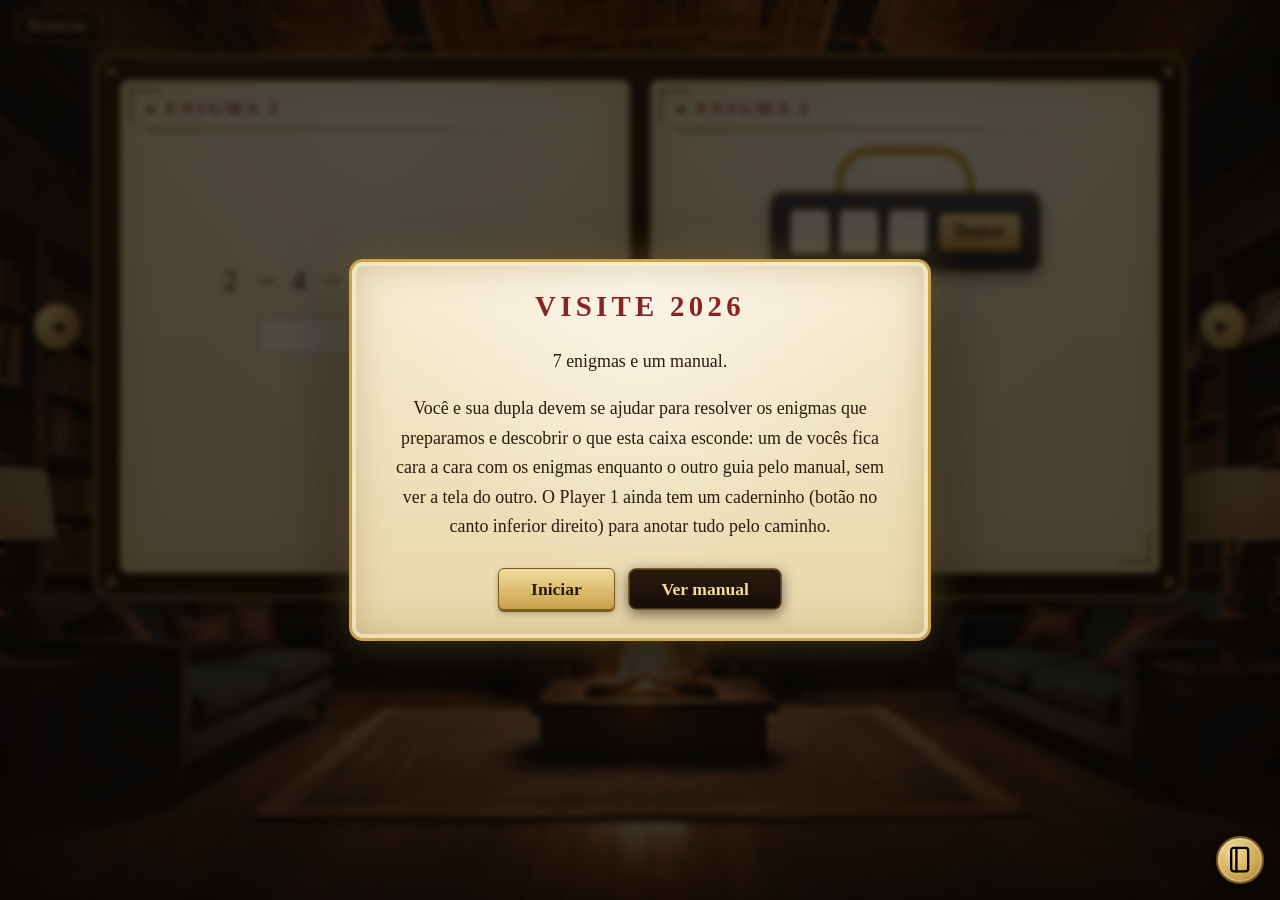
<file: index.html>
<!DOCTYPE html>
<html lang="pt-br">
<head>
    <meta charset="UTF-8">
    <meta name="viewport" content="width=device-width, initial-scale=1.0">
    <title>visite 2026</title>

    <script type="module" src="js/core/main.js"></script>
    <script type="module" src="js/core/notebook.js"></script>
    <script type="module" src="js/core/vitoria.js"></script>

    <script type="module" src="js/puzzles/a1.js"></script>
    <script type="module" src="js/puzzles/a2.js"></script>
    <script type="module" src="js/puzzles/a3.js"></script>
    <script type="module" src="js/puzzles/a4.js"></script>
    <script type="module" src="js/puzzles/a5.js"></script>
    <script type="module" src="js/puzzles/a6.js"></script>
    <script type="module" src="js/puzzles/final.js"></script>

    <link rel="stylesheet" href="css/core.css">
    <link rel="stylesheet" href="css/core/notebook.css">
    <link rel="stylesheet" href="css/puzzles/a1.css">
    <link rel="stylesheet" href="css/puzzles/a2.css">
    <link rel="stylesheet" href="css/puzzles/a3.css">
    <link rel="stylesheet" href="css/puzzles/a4.css">
    <link rel="stylesheet" href="css/puzzles/a5.css">
    <link rel="stylesheet" href="css/puzzles/a6.css">
    <link rel="stylesheet" href="css/puzzles/final.css">
</head>
<body>
    <header>
        <div>
            <p>
                <button class="restart">Reiniciar</button>
            </p>
        </div>
        <div id="watch"></div>
    </header>

    <main>
        <button id="arrow-left" aria-label="Face anterior">◀</button>
        <div class="scene">
            <div class="cube">
                <section class="face" data-face="1" style="--n:0">
                    <div class="painel" id="a1">
                        <h2>Enigma 1</h2>
                        <div class="conteudo"></div>
                    </div>
                    <div class="painel" id="a2">
                        <h2>Enigma 2</h2>
                        <div class="conteudo"></div>
                    </div>
                </section>
                <section class="face" data-face="2" style="--n:1">
                    <div class="painel" id="a3">
                        <h2>Enigma 3</h2>
                        <div class="conteudo"></div>
                    </div>
                    <div class="painel" id="a4">
                        <h2>Enigma 4</h2>
                        <div class="conteudo"></div>
                    </div>
                </section>
                <section class="face" data-face="3" style="--n:2">
                    <div class="painel" id="a5">
                        <h2>Enigma 5</h2>
                        <div class="conteudo"></div>
                    </div>
                    <div class="painel" id="a6">
                        <h2>Enigma 6</h2>
                        <div class="conteudo"></div>
                    </div>
                </section>
                <section class="face face-final" data-face="4" style="--n:3">
                    <div class="painel" id="final">
                        <h2>Enigma FINAL</h2>
                        <div class="conteudo"></div>
                    </div>
                </section>
            </div>
        </div>
        <button id="arrow-right" aria-label="Próxima face">▶</button>
    </main>

    <!-- Caderninho do Player 1 -->

    <button id="notebook-toggle" aria-label="Abrir caderninho" title="Caderninho"><svg class="icone" aria-hidden="true"><use href="assets/icones.svg#caderno"></use></svg></button>
    <div class="centralizer" id="notebook-modal">
        <aside id="notebook" class="modal" aria-label="Caderninho de anotações">
            <button id="notebook-close" aria-label="Fechar caderninho">✕</button>
            <div class="nb-colunas">
                <section class="nb-escrever" aria-label="Anotações livres">
                    <h3>Anotações</h3>
                    <textarea id="notebook-text" aria-label="Anotações livres" placeholder="Escreva o que quiser..."></textarea>
                </section>
                <section class="nb-frases" aria-label="Enigmas resolvidos">
                    <h3>Enigmas resolvidos</h3>
                    <ol id="notebook-shelf"></ol>
                </section>
            </div>
        </aside>
    </div>

    <!-- Modais -->

    <div class="centralizer" id="init-modal">
        <div class="modal">
            <h2>VISITE 2026</h2>

            <p>7 enigmas e um manual.</p>
            <p>
                Você e sua dupla devem se ajudar para resolver os enigmas que preparamos e descobrir o que esta caixa esconde:
                um de vocês fica cara a cara com os enigmas enquanto o outro guia pelo manual, sem ver a tela do outro.
                O Player 1 ainda tem um caderninho (botão no canto inferior direito) para anotar tudo pelo caminho.
            </p>

            <button id="start">Iniciar</button>
            <a class="manual-link" href="manual.html">Ver manual</a>
        </div>
    </div>

    <!-- <div class="modal" id="winModal"></div> -->
    <!-- O conteúdo da vitória estará dentro da caixa -->

    <div class="centralizer" id="win-modal">
        <div class="modal">
            <h2 id="win-titulo">Enigma concluído!</h2>
            <p><em id="win-frase"></em></p>
            <p id="win-nota">Uma dica foi guardada no caderninho de anotações.</p>
            <p id="win-tempo" hidden></p>
            <button id="win-ok">Continuar</button>
        </div>
    </div>

    <div class="centralizer" id="loss-modal">
        <div class="modal">
            <h2>Tempo esgotado</h2>
            <p>Mas sempre dá para tentar de novo.</p>
            <button class="restart">Reiniciar</button>
        </div>
    </div>
</body>
</html>
</file>
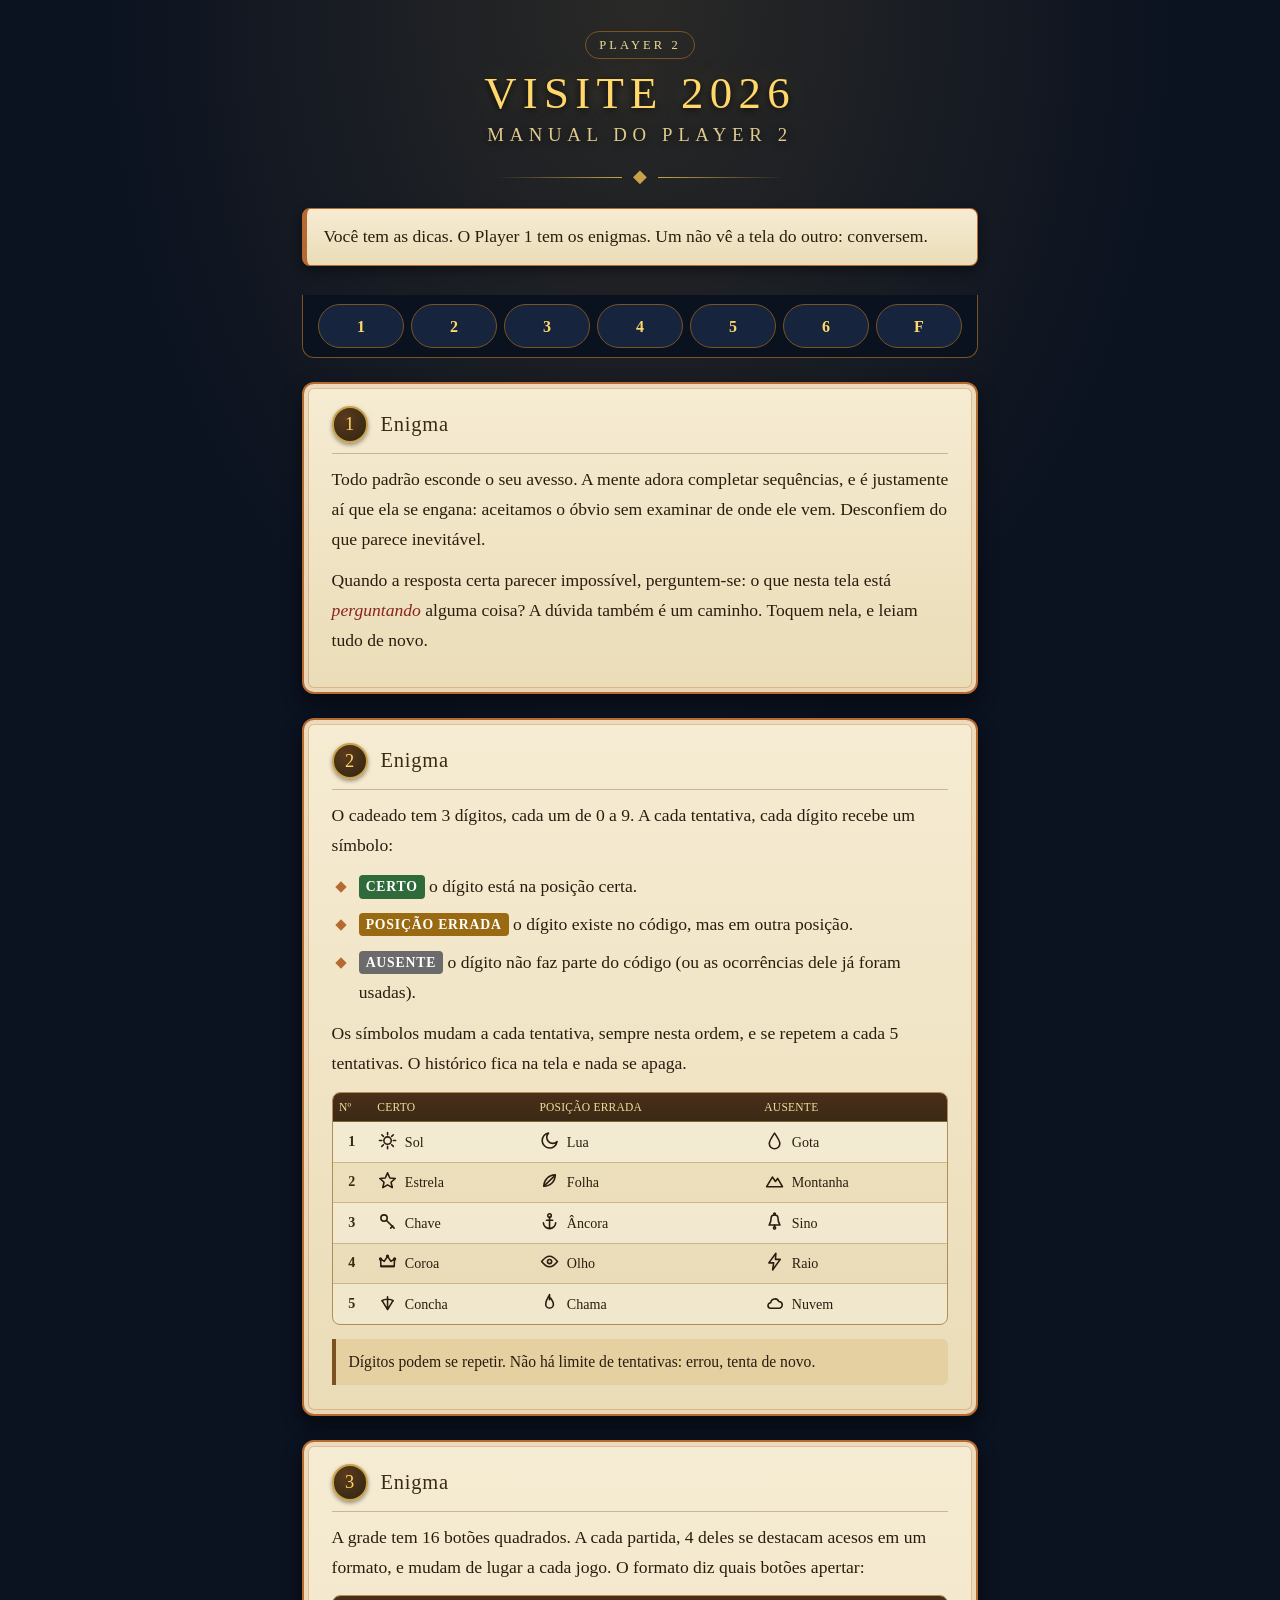
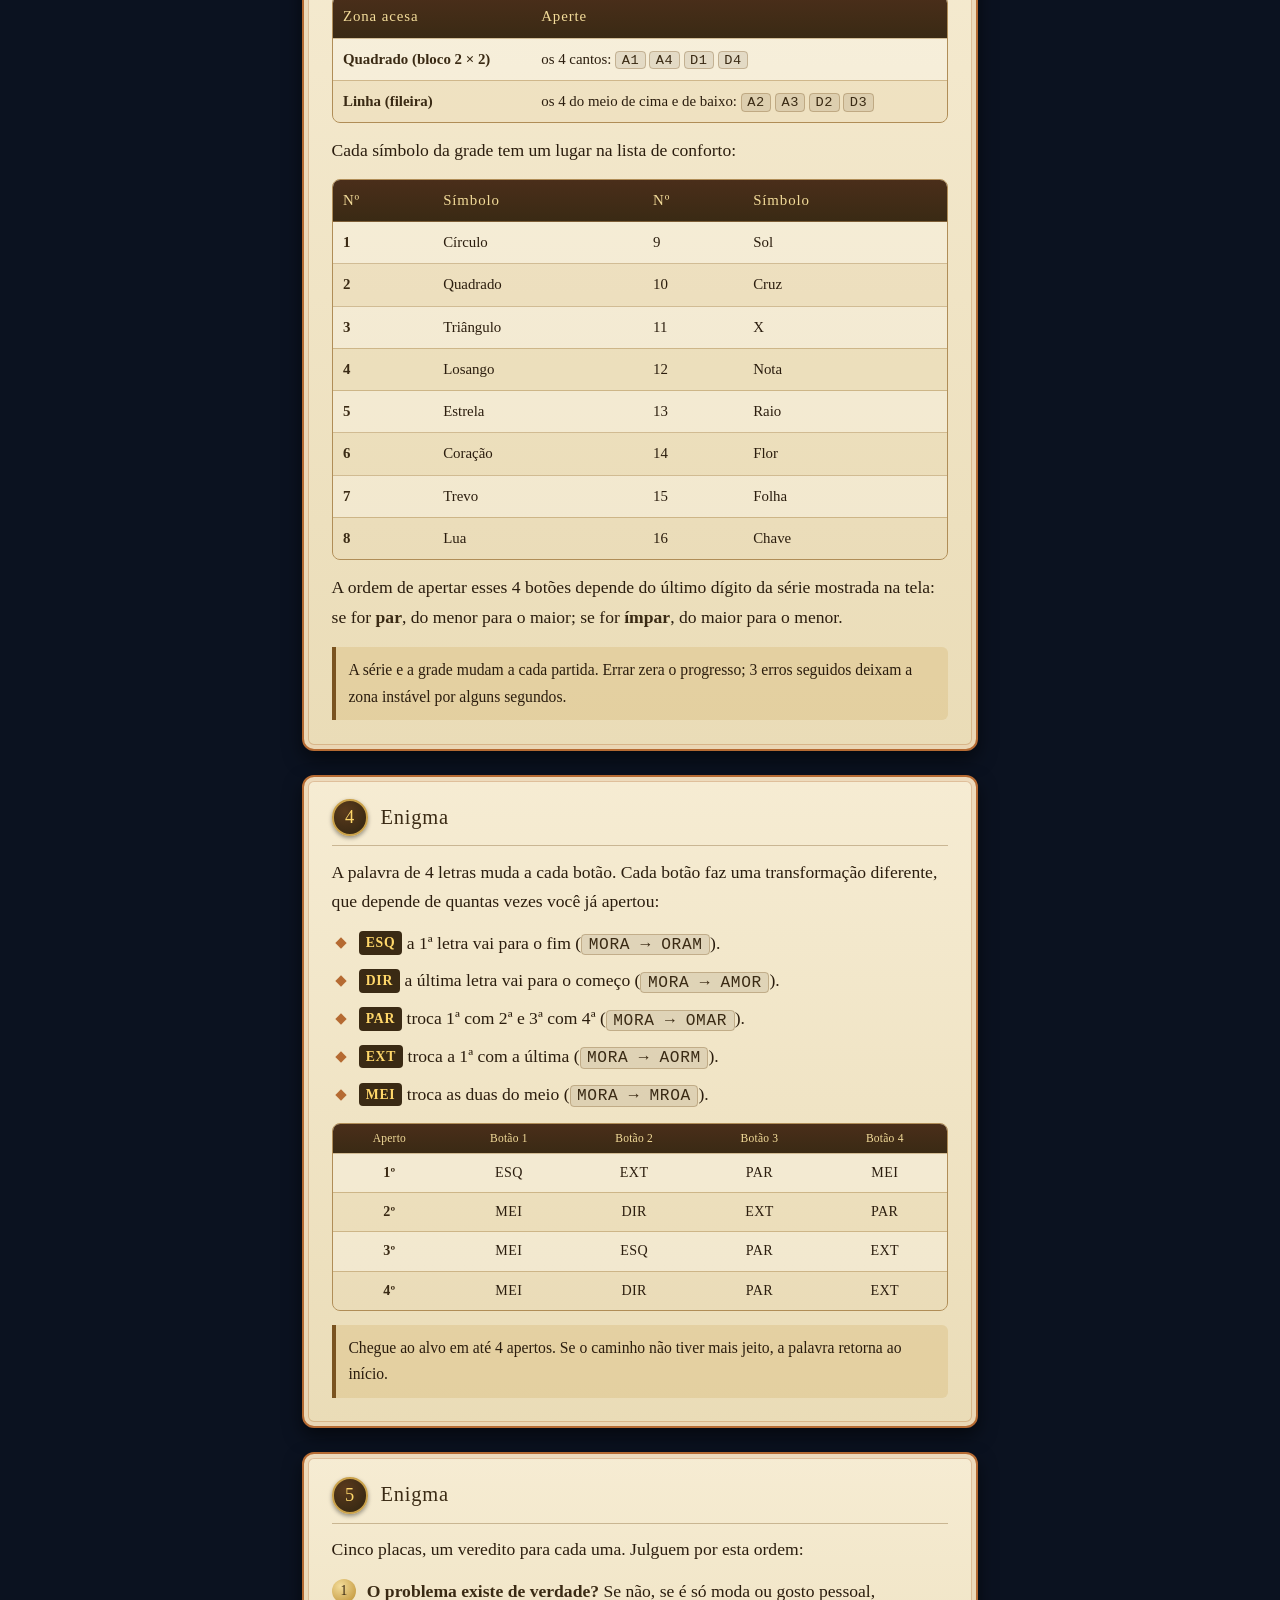
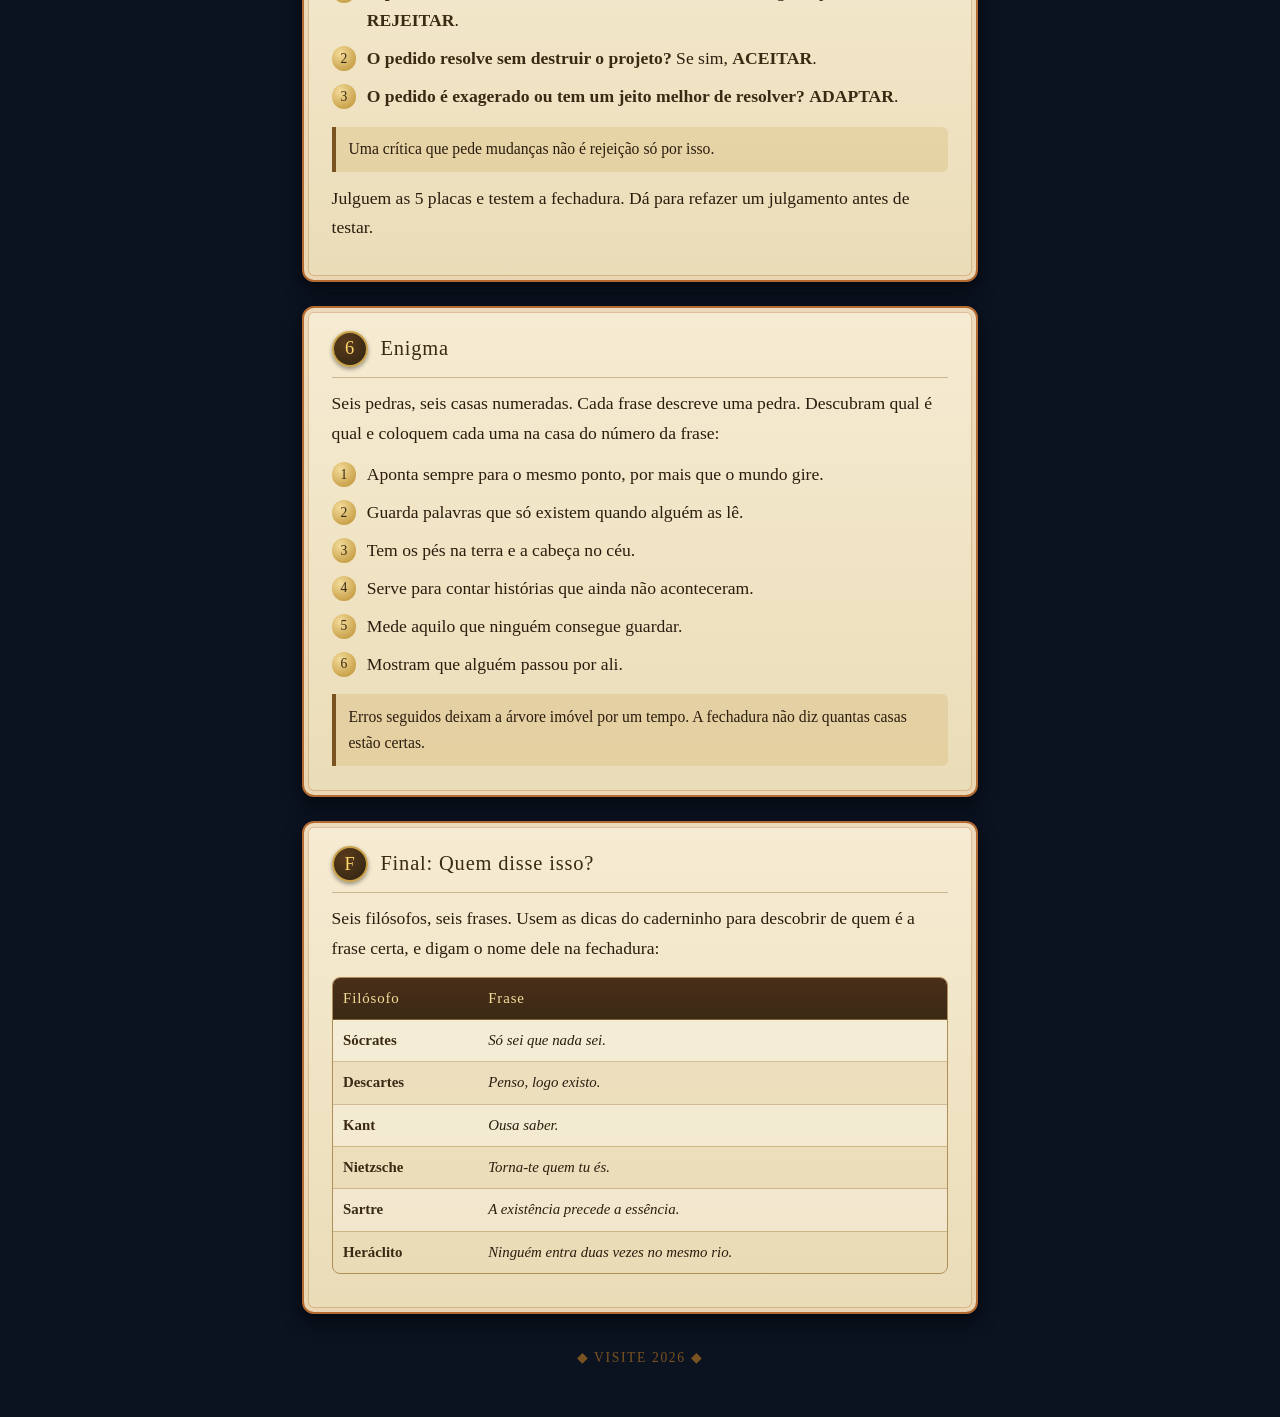
<file: manual.html>
<!DOCTYPE html>
<html lang="pt-BR">
<head>
    <meta charset="utf-8">
    <meta name="viewport" content="width=device-width, initial-scale=1">
    <meta name="theme-color" content="#0b1220">
    <title>VISITE 2026: Manual do Player 2</title>
    <link rel="stylesheet" href="css/manual.css">
</head>
<body>
    <!-- NOTA DE REVISÃO (dono B): seções a5, a6 e final foram reconstruídas a partir do
         plano porque o guia não está no repositório. Conferir cada texto contra o guia §6/§7
         antes de publicar: nenhuma resposta direta pode vazar. -->
    <header>
        <span class="selo">Player 2</span>
        <h1>VISITE 2026 <small>Manual do Player 2</small></h1>
        <div class="ornamento" aria-hidden="true">◆</div>
        <p class="intro">Você tem as dicas. O Player 1 tem os enigmas. Um não vê a tela do outro: conversem.</p>
    </header>

    <span id="nav-sentinela" aria-hidden="true"></span>
    <nav aria-label="Enigmas">
        <a href="#a1" title="1: Questione padrões" aria-label="1: Questione padrões">1</a>
        <a href="#a2" title="2: Aprenda com seus erros" aria-label="2: Aprenda com seus erros">2</a>
        <a href="#a3" title="3: Saia da zona de conforto" aria-label="3: Saia da zona de conforto">3</a>
        <a href="#a4" title="4: Nunca pare de se transformar" aria-label="4: Nunca pare de se transformar">4</a>
        <a href="#a5" title="5: O tribunal das vozes" aria-label="5: O tribunal das vozes">5</a>
        <a href="#a6" title="6: A árvore das consequências" aria-label="6: A árvore das consequências">6</a>
        <a href="#final" title="Final: Quem disse isso?" aria-label="Final: Quem disse isso?">F</a>
    </nav>

    <main>
    <section id="a1">
        <h2><span class="num">1</span>Enigma</h2>
        <p>Todo padrão esconde o seu avesso. A mente adora completar sequências, e é justamente aí que ela se engana: aceitamos o óbvio sem examinar de onde ele vem. Desconfiem do que parece inevitável.</p>
        <p>Quando a resposta certa parecer impossível, perguntem-se: o que nesta tela está <em>perguntando</em> alguma coisa? A dúvida também é um caminho. Toquem nela, e leiam tudo de novo.</p>
    </section>

    <section id="a2">
        <h2><span class="num">2</span>Enigma</h2>
        <p>O cadeado tem 3 dígitos, cada um de 0 a 9. A cada tentativa, cada dígito recebe um símbolo:</p>
        <ul>
            <li><span class="tag certo">CERTO</span> o dígito está na posição certa.</li>
            <li><span class="tag posicao">POSIÇÃO ERRADA</span> o dígito existe no código, mas em outra posição.</li>
            <li><span class="tag ausente">AUSENTE</span> o dígito não faz parte do código (ou as ocorrências dele já foram usadas).</li>
        </ul>
        <p>Os símbolos mudam a cada tentativa, sempre nesta ordem, e se repetem a cada 5 tentativas. O histórico fica na tela e nada se apaga.</p>
        <div class="tabela">
        <table class="icones">
            <thead>
            <tr><th>Nº</th><th>CERTO</th><th>POSIÇÃO ERRADA</th><th>AUSENTE</th></tr>
            </thead>
            <tbody>
            <tr><td>1</td><td><svg class="icone"><use href="assets/icones.svg#sol"/></svg> Sol</td><td><svg class="icone"><use href="assets/icones.svg#lua"/></svg> Lua</td><td><svg class="icone"><use href="assets/icones.svg#gota"/></svg> Gota</td></tr>
            <tr><td>2</td><td><svg class="icone"><use href="assets/icones.svg#estrela"/></svg> Estrela</td><td><svg class="icone"><use href="assets/icones.svg#folha"/></svg> Folha</td><td><svg class="icone"><use href="assets/icones.svg#montanha"/></svg> Montanha</td></tr>
            <tr><td>3</td><td><svg class="icone"><use href="assets/icones.svg#chave"/></svg> Chave</td><td><svg class="icone"><use href="assets/icones.svg#ancora"/></svg> Âncora</td><td><svg class="icone"><use href="assets/icones.svg#sino"/></svg> Sino</td></tr>
            <tr><td>4</td><td><svg class="icone"><use href="assets/icones.svg#coroa"/></svg> Coroa</td><td><svg class="icone"><use href="assets/icones.svg#olho"/></svg> Olho</td><td><svg class="icone"><use href="assets/icones.svg#raio"/></svg> Raio</td></tr>
            <tr><td>5</td><td><svg class="icone"><use href="assets/icones.svg#concha"/></svg> Concha</td><td><svg class="icone"><use href="assets/icones.svg#chama"/></svg> Chama</td><td><svg class="icone"><use href="assets/icones.svg#nuvem"/></svg> Nuvem</td></tr>
            </tbody>
        </table>
        </div>
        <p class="aviso">Dígitos podem se repetir. Não há limite de tentativas: errou, tenta de novo.</p>
    </section>

    <section id="a3">
        <h2><span class="num">3</span>Enigma</h2>
        <p>A grade tem 16 botões quadrados. A cada partida, 4 deles se destacam acesos em um formato, e mudam de lugar a cada jogo. O formato diz quais botões apertar:</p>
        <div class="tabela">
        <table>
            <thead><tr><th>Zona acesa</th><th>Aperte</th></tr></thead>
            <tbody>
            <tr><td>Quadrado (bloco 2 × 2)</td><td>os 4 cantos: <code>A1</code> <code>A4</code> <code>D1</code> <code>D4</code></td></tr>
            <tr><td>Linha (fileira)</td><td>os 4 do meio de cima e de baixo: <code>A2</code> <code>A3</code> <code>D2</code> <code>D3</code></td></tr>
            </tbody>
        </table>
        </div>
        <p>Cada símbolo da grade tem um lugar na lista de conforto:</p>
        <div class="tabela">
        <table>
            <thead><tr><th>Nº</th><th>Símbolo</th><th>Nº</th><th>Símbolo</th></tr></thead>
            <tbody>
            <tr><td>1</td><td>Círculo</td><td>9</td><td>Sol</td></tr>
            <tr><td>2</td><td>Quadrado</td><td>10</td><td>Cruz</td></tr>
            <tr><td>3</td><td>Triângulo</td><td>11</td><td>X</td></tr>
            <tr><td>4</td><td>Losango</td><td>12</td><td>Nota</td></tr>
            <tr><td>5</td><td>Estrela</td><td>13</td><td>Raio</td></tr>
            <tr><td>6</td><td>Coração</td><td>14</td><td>Flor</td></tr>
            <tr><td>7</td><td>Trevo</td><td>15</td><td>Folha</td></tr>
            <tr><td>8</td><td>Lua</td><td>16</td><td>Chave</td></tr>
            </tbody>
        </table>
        </div>
        <p>A ordem de apertar esses 4 botões depende do último dígito da série mostrada na tela: se for <strong>par</strong>, do menor para o maior; se for <strong>ímpar</strong>, do maior para o menor.</p>
        <p class="aviso">A série e a grade mudam a cada partida. Errar zera o progresso; 3 erros seguidos deixam a zona instável por alguns segundos.</p>
    </section>

    <section id="a4">
        <h2><span class="num">4</span>Enigma</h2>
        <p>A palavra de 4 letras muda a cada botão. Cada botão faz uma transformação diferente, que depende de quantas vezes você já apertou:</p>
        <ul>
            <li><span class="tag botao">ESQ</span> a 1ª letra vai para o fim (<code>MORA → ORAM</code>).</li>
            <li><span class="tag botao">DIR</span> a última letra vai para o começo (<code>MORA → AMOR</code>).</li>
            <li><span class="tag botao">PAR</span> troca 1ª com 2ª e 3ª com 4ª (<code>MORA → OMAR</code>).</li>
            <li><span class="tag botao">EXT</span> troca a 1ª com a última (<code>MORA → AORM</code>).</li>
            <li><span class="tag botao">MEI</span> troca as duas do meio (<code>MORA → MROA</code>).</li>
        </ul>
        <div class="tabela">
        <table class="compacta">
            <thead><tr><th>Aperto</th><th>Botão 1</th><th>Botão 2</th><th>Botão 3</th><th>Botão 4</th></tr></thead>
            <tbody>
            <tr><td>1º</td><td>ESQ</td><td>EXT</td><td>PAR</td><td>MEI</td></tr>
            <tr><td>2º</td><td>MEI</td><td>DIR</td><td>EXT</td><td>PAR</td></tr>
            <tr><td>3º</td><td>MEI</td><td>ESQ</td><td>PAR</td><td>EXT</td></tr>
            <tr><td>4º</td><td>MEI</td><td>DIR</td><td>PAR</td><td>EXT</td></tr>
            </tbody>
        </table>
        </div>
        <p class="aviso">Chegue ao alvo em até 4 apertos. Se o caminho não tiver mais jeito, a palavra retorna ao início.</p>
    </section>

    <section id="a5">
        <h2><span class="num">5</span>Enigma</h2>
        <!-- REVISÃO: regras reconstruídas do plano; conferir verbatim contra o guia §6 a5. -->
        <p>Cinco placas, um veredito para cada uma. Julguem por esta ordem:</p>
        <ol>
            <li><strong>O problema existe de verdade?</strong> Se não, se é só moda ou gosto pessoal, <strong>REJEITAR</strong>.</li>
            <li><strong>O pedido resolve sem destruir o projeto?</strong> Se sim, <strong>ACEITAR</strong>.</li>
            <li><strong>O pedido é exagerado ou tem um jeito melhor de resolver?</strong> <strong>ADAPTAR</strong>.</li>
        </ol>
        <p class="aviso">Uma crítica que pede mudanças não é rejeição só por isso.</p>
        <p>Julguem as 5 placas e testem a fechadura. Dá para refazer um julgamento antes de testar.</p>
    </section>

    <section id="a6">
        <h2><span class="num">6</span>Enigma</h2>
        <!-- REVISÃO: frases reconstruídas do plano; conferir verbatim contra o guia §6 a6. -->
        <p>Seis pedras, seis casas numeradas. Cada frase descreve uma pedra. Descubram qual é qual e coloquem cada uma na casa do número da frase:</p>
        <ol>
            <li>Aponta sempre para o mesmo ponto, por mais que o mundo gire.</li>
            <li>Guarda palavras que só existem quando alguém as lê.</li>
            <li>Tem os pés na terra e a cabeça no céu.</li>
            <li>Serve para contar histórias que ainda não aconteceram.</li>
            <li>Mede aquilo que ninguém consegue guardar.</li>
            <li>Mostram que alguém passou por ali.</li>
        </ol>
        <p class="aviso">Erros seguidos deixam a árvore imóvel por um tempo. A fechadura não diz quantas casas estão certas.</p>
    </section>

    <section id="final">
        <h2><span class="num">F</span>Final: Quem disse isso?</h2>
        <p>Seis filósofos, seis frases. Usem as dicas do caderninho para descobrir de quem é a frase certa, e digam o nome dele na fechadura:</p>
        <div class="tabela">
        <table class="frases">
            <thead><tr><th>Filósofo</th><th>Frase</th></tr></thead>
            <tbody>
            <tr><td>Sócrates</td><td>Só sei que nada sei.</td></tr>
            <tr><td>Descartes</td><td>Penso, logo existo.</td></tr>
            <tr><td>Kant</td><td>Ousa saber.</td></tr>
            <tr><td>Nietzsche</td><td>Torna-te quem tu és.</td></tr>
            <tr><td>Sartre</td><td>A existência precede a essência.</td></tr>
            <tr><td>Heráclito</td><td>Ninguém entra duas vezes no mesmo rio.</td></tr>
            </tbody>
        </table>
        </div>
    </section>
    </main>

    <footer aria-hidden="true">◆ VISITE 2026 ◆</footer>
    <script>
    (function () {
      var nav = document.querySelector('nav');
      var sent = document.getElementById('nav-sentinela');
      if (!nav || !sent || !('IntersectionObserver' in window)) return;
      new IntersectionObserver(function (entries) {
        nav.classList.toggle('presa', !entries[0].isIntersecting);
      }).observe(sent);
    })();
    </script>
</body>
</html>
</file>
<file: css/core.css>
/* ========== VISITE 2026 — visual da caixa ========== */

:root {
  --wood-1: #4a2e1a;
  --wood-2: #2b1a0e;
  --wood-3: #1a0f07;
  --brass: #c9a24b;
  --brass-light: #f3dc9a;
  --brass-dark: #7a5a1e;
  --parch-1: #f7edd2;
  --parch-2: #e9d6a9;
  --ink: #2a1b0e;
  --ink-soft: #6b5a45;
  --wine: #8a2323;
  --serif: Georgia, "Palatino Linotype", "Book Antiqua", Palatino, serif;
}

* {
  font-family: var(--serif);
}

/* ---------- Fundo ---------- */

body {
  margin: 0;
  color: var(--ink);
  background-color: #222;
  background-image: url("../assets/background.jpg");
  background-size: cover;
  background-position: center;
  background-attachment: fixed;
}

/* vinheta: escurece as bordas e faz a caixa ganhar destaque */
body::before {
  content: "";
  position: fixed;
  inset: 0;
  z-index: -1;
  pointer-events: none;
  background: radial-gradient(ellipse at center, rgba(0, 0, 0, .05) 35%, rgba(0, 0, 0, .65) 100%);
}

/* ---------- Topo ---------- */

header {
  display: flex;
  justify-content: space-between;
  align-items: center;
  margin: 0;
  padding: 10px 15px;
  background: transparent;
}

header p {
  margin: 0;
}

h1 {
  margin: 5px;
}

#seals {
  margin: auto;
  width: fit-content;
  padding: 10px;
  border-radius: 5px;
  font-size: 30px;
  text-align: center;
  background-color: gray;
  color: #FFD700;
}

#watch {
  width: fit-content;
  min-width: 4.5rem;
  padding: 8px 14px;
  border-radius: 8px;
  border: 1px solid var(--brass-dark);
  background: linear-gradient(180deg, #1c1208, #0d0804);
  box-shadow: inset 0 0 0 1px rgba(243, 220, 154, .25), 0 4px 14px #0008;
  color: var(--brass-light);
  text-shadow: 0 0 8px rgba(243, 220, 154, .55);
  font: bold 20px "Courier New", monospace;
  font-variant-numeric: tabular-nums;
  letter-spacing: .08em;
  text-align: center;
}

#watch:empty {
  visibility: hidden;
}

#watch.red-alert {
  color: #fff;
  text-shadow: 0 0 8px #ff6a6a;
  border-color: #ff5a5a;
  background: linear-gradient(180deg, #b01212, #7a0808);
  animation: pulso 1s ease-in-out infinite;
}

@keyframes pulso {
  50% { box-shadow: 0 0 0 1px rgba(255, 120, 120, .6), 0 0 22px 4px rgba(255, 60, 60, .55); }
}

/* ---------- Cena e cubo ---------- */

/* Área onde o cubo fica centralizado */
main {
  display: flex;
  gap: 12px;
  align-items: center;
  justify-content: center;
  background: transparent;
}

/* A "cena" tem o tamanho fixo de uma face e é reduzida pelo JS para caber na janela */
.scene {
  flex: none;
  width: 960px;
  height: 480px;
  perspective: 2400px;
  /* zoom (e não transform: scale) redimensiona o layout e rasteriza o 3D já no tamanho final,
     evitando traços finos nas emendas dos blocos da GPU */
  zoom: var(--scale, 1);
  background: transparent;
}

.cube {
  position: relative;
  width: 100%;
  height: 100%;
  transform-style: preserve-3d;
  transform: translateZ(-480px) rotateY(calc(var(--giro, 0) * -90deg));
  transition: transform 0.8s cubic-bezier(0.4, 0.1, 0.2, 1);
}

/* Cada face é um lado da caixa: madeira escura, friso de latão e rebites nos cantos */
.face {
  position: absolute;
  inset: 0;
  backface-visibility: hidden;
  transform: rotateY(calc(var(--n) * 90deg)) translateZ(480px);
  pointer-events: none;
  display: flex;
  gap: 16px;
  padding: 20px;
  box-sizing: border-box;
  border-radius: 18px;
  border: 3px solid var(--brass-dark);
  background:
    /* rebites */
    radial-gradient(circle at 13px 13px, var(--brass-light) 0 2px, var(--brass) 3px 4px, var(--brass-dark) 5px 6px, transparent 7px),
    radial-gradient(circle at calc(100% - 13px) 13px, var(--brass-light) 0 2px, var(--brass) 3px 4px, var(--brass-dark) 5px 6px, transparent 7px),
    radial-gradient(circle at 13px calc(100% - 13px), var(--brass-light) 0 2px, var(--brass) 3px 4px, var(--brass-dark) 5px 6px, transparent 7px),
    radial-gradient(circle at calc(100% - 13px) calc(100% - 13px), var(--brass-light) 0 2px, var(--brass) 3px 4px, var(--brass-dark) 5px 6px, transparent 7px),
    /* veios da madeira */
    repeating-linear-gradient(90deg, rgba(255, 255, 255, .025) 0 2px, transparent 2px 9px),
    linear-gradient(145deg, var(--wood-1), var(--wood-2) 60%, var(--wood-3));
  box-shadow:
    inset 0 0 0 2px rgba(243, 220, 154, .3),
    inset 0 0 60px #000c,
    0 24px 60px #000b;
}

.face.ativa {
  pointer-events: auto;
}

/* faces de lado/de trás só existem durante o giro: evita traços finos (faces vistas de borda) */
body:not(.girando) .face:not(.ativa) {
  visibility: hidden;
}

/* o enigma final ganha um friso dourado mais forte */
.face-final {
  border-color: var(--brass);
  box-shadow:
    inset 0 0 0 2px rgba(243, 220, 154, .55),
    inset 0 0 60px #000c,
    0 0 40px rgba(201, 162, 75, .35),
    0 24px 60px #000b;
}

.face-final .painel {
  max-width: 100%;
}

/* ---------- Painéis (páginas de pergaminho) ---------- */

.painel {
  position: relative;
  flex: 1;
  min-width: 0;
  overflow: auto;
  box-sizing: border-box;
  padding: 16px 22px 20px;
  border: 2px solid var(--brass-dark);
  border-radius: 8px;
  color: var(--ink);
  background:
    radial-gradient(ellipse at 50% 0%, rgba(255, 255, 255, .55), transparent 60%),
    linear-gradient(180deg, var(--parch-1), var(--parch-2));
  box-shadow:
    inset 0 0 0 3px rgba(255, 245, 210, .6),
    inset 0 0 34px rgba(122, 82, 20, .3),
    0 6px 16px #0007;
  scrollbar-width: thin;
  scrollbar-color: var(--brass) transparent;
}

/* cantoneiras ornamentais em todos os painéis */
.painel::before,
.painel::after {
  content: "";
  position: absolute;
  width: 26px;
  height: 26px;
  border: 0 solid var(--brass-dark, #7a5320);
  pointer-events: none;
}
.painel::before { top: 8px; left: 8px; border-top-width: 2px; border-left-width: 2px; }
.painel::after { bottom: 8px; right: 8px; border-bottom-width: 2px; border-right-width: 2px; }

.painel h2 {
  margin: 0 0 14px;
  padding-bottom: 8px;
  font-size: .95rem;
  font-weight: bold;
  text-transform: uppercase;
  letter-spacing: .22em;
  color: var(--wine);
  border-bottom: 2px solid transparent;
  border-image: linear-gradient(90deg, var(--brass-dark), var(--brass), transparent) 1;
}

.painel h2::before {
  content: "◆";
  margin-right: .6em;
  color: var(--brass-dark);
  font-size: .7em;
  vertical-align: .1em;
}

.painel p {
  margin: .5rem 0;
}

/* enigmas centralizados; títulos continuam à esquerda */
.painel .conteudo {
  display: flex;
  flex-direction: column;
  align-items: center;
  text-align: center;
}

/* listas e grades: bloco centralizado, texto à esquerda */
.a2-lista,
.a5-placas,
.a5-painel,
.a6-arvore {
  text-align: left;
}

/* trancado: escurece e mostra um cadeado */
.painel.locked {
  pointer-events: none;
  filter: grayscale(.5) brightness(.75);
}

.painel.locked::after {
  content: "";
  position: absolute;
  inset: 0;
  width: auto;
  height: auto;
  border: 0;
  background: rgba(26, 15, 7, .55);
  backdrop-filter: blur(4px);
  border-radius: 6px;
}

/* cadeado em SVG inline no traço dos ícones do jogo */
.painel.locked::before {
  content: "";
  position: absolute;
  left: 50%;
  top: 50%;
  width: 88px;
  height: 100px;
  transform: translate(-50%, -50%);
  border: 0;
  z-index: 1;
  background: url("data:image/svg+xml,%3Csvg xmlns='http://www.w3.org/2000/svg' viewBox='0 0 88 100'%3E%3Cg fill='none' stroke='%23c9a14a' stroke-width='5' stroke-linecap='round'%3E%3Crect x='22' y='44' width='44' height='36' rx='7' fill='%237a5320'/%3E%3Cpath d='M31 44 V34 a13 13 0 0 1 26 0 V44'/%3E%3C/g%3E%3Ccircle cx='44' cy='60' r='5' fill='%23e8cd8a'/%3E%3C/svg%3E") center / contain no-repeat;
  filter: drop-shadow(0 4px 8px #000a);
  pointer-events: none;
}

/* resolvido: borda dourada e selo de cera no canto */
.painel.resolved {
  pointer-events: none;
  border-color: var(--brass);
  box-shadow:
    inset 0 0 0 3px rgba(255, 245, 210, .6),
    inset 0 0 34px rgba(122, 82, 20, .3),
    0 0 18px rgba(243, 220, 154, .55),
    0 6px 16px #0007;
}

.painel.resolved::after {
  content: "✓";
  position: absolute;
  top: 12px;
  right: 14px;
  width: 30px;
  height: 30px;
  display: grid;
  place-items: center;
  border-radius: 50%;
  color: #ffe9e9;
  font: bold 1rem var(--serif);
  background: radial-gradient(circle at 35% 30%, #d94a4a, var(--wine) 60%, #4d1010);
  box-shadow: 0 2px 5px #0006, inset 0 0 0 2px rgba(255, 255, 255, .18);
  transform: rotate(-8deg);
}

@keyframes shake {
  0%, 100% { transform: translateX(0); }
  25% { transform: translateX(-6px); }
  75% { transform: translateX(6px); }
}

.shake {
  animation: shake .3s;
}

.point {
  width: 14px;
  height: 14px;
  border-radius: 50%;
  border: 0;
  background: #bbb;
}

.point.atual {
  background: #1d4e89;
}

/* ícones do jogo (sprite assets/icones.svg; herdam a cor do texto) */
.icone {
  width: 1.4em;
  height: 1.4em;
  vertical-align: -0.25em;
  fill: none;
  stroke: currentColor;
  stroke-width: 1.8;
  stroke-linecap: round;
  stroke-linejoin: round;
}

/* ---------- Botões e campos ---------- */

button {
  cursor: pointer;
  padding: .4rem .8rem;
  font-size: 1rem;
}

input {
  font-size: 1rem;
}

/* :where() mantém especificidade zero, então os CSS de cada enigma ainda sobrescrevem */
:where(.painel, .modal) button {
  color: var(--ink);
  font-weight: bold;
  border: 1px solid var(--brass-dark);
  border-radius: 6px;
  background: linear-gradient(180deg, var(--brass-light), var(--brass));
  box-shadow: 0 2px 0 var(--brass-dark), 0 3px 6px #0004;
  transition: transform .08s, filter .15s;
}

:where(.painel, .modal) button:hover:not(:disabled) {
  filter: brightness(1.08);
}

:where(.painel, .modal) button:active:not(:disabled) {
  transform: translateY(2px);
  box-shadow: 0 0 0 var(--brass-dark);
}

:where(.painel, .modal) button:disabled {
  opacity: .5;
  cursor: not-allowed;
}

:where(.painel, .modal) input[type="text"],
:where(.painel, .modal) input[type="number"],
:where(.painel, .modal) input:not([type]) {
  color: var(--ink);
  padding: .35rem .5rem;
  border: 1px solid #b89a5a;
  border-radius: 6px;
  background: #fffaf0;
  box-shadow: inset 0 2px 4px rgba(122, 82, 20, .2);
}

:where(.painel, .modal) input:focus-visible,
:where(.painel, .modal) button:focus-visible {
  outline: 2px solid var(--wine);
  outline-offset: 2px;
}

/* Reiniciar (topo) */
.restart {
  color: var(--brass-light);
  border: 1px solid var(--brass-dark);
  border-radius: 8px;
  background: linear-gradient(180deg, #2b1a0e, #150d06);
  box-shadow: inset 0 0 0 1px rgba(243, 220, 154, .2), 0 4px 14px #0008;
}

.restart:hover {
  color: #fff;
  border-color: var(--brass);
}

/* Setas laterais */
#arrow-left,
#arrow-right {
  flex: none;
  width: 48px;
  height: 48px;
  padding: 0;
  border-radius: 50%;
  border: 2px solid var(--brass-dark);
  color: var(--ink);
  font-size: 1.1rem;
  background: radial-gradient(circle at 35% 30%, var(--brass-light), var(--brass) 65%, var(--brass-dark));
  box-shadow: 0 4px 12px #000a, inset 0 0 0 2px rgba(255, 255, 255, .25);
  transition: transform .15s, filter .15s;
}

#arrow-left:hover,
#arrow-right:hover {
  transform: scale(1.1);
  filter: brightness(1.1);
}

/* ---------- Modais ---------- */

.centralizer {
  display: none;
  position: fixed;
  z-index: 10;
  top: 0;
  left: 0;
  width: 100%;
  height: 100%;
  background: rgba(10, 6, 2, .72);
  backdrop-filter: blur(3px);
}

.modal {
  padding: 28px 32px;
  max-width: 32rem;
  margin: 1rem;
  border: 3px solid var(--brass);
  border-radius: 14px;
  color: var(--ink);
  background:
    radial-gradient(ellipse at 50% 0%, rgba(255, 255, 255, .55), transparent 60%),
    linear-gradient(180deg, var(--parch-1), var(--parch-2));
  box-shadow:
    inset 0 0 0 4px rgba(255, 245, 210, .6),
    inset 0 0 40px rgba(122, 82, 20, .3),
    0 0 40px rgba(201, 162, 75, .35),
    0 20px 60px #000c;
}

.modal h2 {
  margin-top: 0;
  letter-spacing: .15em;
  text-transform: uppercase;
  color: var(--wine);
}

.modal p {
  line-height: 1.55;
}

.exib-modal {
  display: flex;
  justify-content: center;
  align-items: center;
}

#win-modal.exib-modal > .modal { animation: win-in .45s cubic-bezier(.2, 1.4, .4, 1); }
@keyframes win-in {
  from { opacity: 0; transform: scale(.7); }
  to { opacity: 1; transform: none; }
}

#win-titulo { text-align: center; }
#win-ok { display: block; margin-left: auto; }
#win-frase {
  display: block;
  text-align: center;
  font-size: 1.35rem;
  font-weight: bold;
  font-style: italic;
  color: var(--brass-dark);
  margin: .75rem 0;
}

#win-tempo {
  text-align: center;
  font-size: 1.2rem;
  font-weight: bold;
  letter-spacing: .06em;
  font-variant-numeric: tabular-nums;
}

#init-modal > .modal {
  text-align: center;
}

#init-modal .modal p {
  font-size: 1.12rem;
  line-height: 1.65;
}

#init-modal .manual-link {
  display: inline-block;
  margin-left: .6rem;
  margin-top: .5rem;
  padding: .6rem 2rem;
  font-size: 1.1rem;
  font-weight: bold;
  color: var(--brass-light);
  text-decoration: none;
  background: linear-gradient(180deg, #2b1a0e, #150d06);
  border: 1px solid var(--brass-dark);
  border-radius: 8px;
  box-shadow: inset 0 0 0 1px rgba(243, 220, 154, .2), 0 4px 14px #0008;
}
#init-modal .manual-link:hover { color: #fff; background: linear-gradient(180deg, #2b1a0e, #150d06); }

#init-modal h2 {
  font-size: 1.8rem;
}

#start {
  margin-top: .5rem;
  padding: .6rem 2rem;
  font-size: 1.1rem;
}

@media (prefers-reduced-motion: reduce) {
  .cube { transition: none; }
  #watch.red-alert { animation: none; }
  #win-modal.exib-modal > .modal { animation: none; }
}
</file>
<file: css/core/notebook.css>
#notebook-toggle {
    position: fixed;
    right: 1rem;
    bottom: 1rem;
    z-index: 20;
    width: 3rem;
    height: 3rem;
    padding: 0;
    border-radius: 50%;
    font-size: 1.4rem;
    border: 2px solid var(--brass-dark);
    background: radial-gradient(circle at 35% 30%, var(--brass-light), var(--brass) 65%, var(--brass-dark));
    box-shadow: 0 4px 12px #000a, inset 0 0 0 2px rgba(255, 255, 255, .25);
    transition: transform .15s;
}

#notebook-toggle:hover {
    transform: scale(1.1) rotate(-6deg);
}

/* ---------- Caderninho: livro aberto com duas páginas ---------- */

#notebook-modal {
    background: rgba(10, 6, 2, .82);
    backdrop-filter: blur(3px);
}

#notebook {
    position: relative;
    box-sizing: border-box;
    width: min(54rem, 94vw);
    max-width: none;
    max-height: 88vh;
    overflow: auto;
    margin: 0;
    padding: 1.1rem 2.2rem 1.6rem;
    text-align: left;
    border: 0;
    border-radius: 6px;
    /* capa de couro em volta + papel + sombra da lombada no centro */
    background:
        linear-gradient(90deg,
            rgba(43, 29, 14, .30) 0, transparent 7%,
            transparent 44%, rgba(43, 29, 14, .22) 49.4%, rgba(43, 29, 14, .5) 50%, rgba(43, 29, 14, .22) 50.6%, transparent 56%,
            transparent 93%, rgba(43, 29, 14, .30) 100%),
        linear-gradient(180deg, #f8f0dc, #eadbb5);
    box-shadow:
        0 0 0 7px #2b1d0e,
        0 0 0 9px var(--brass-dark),
        0 34px 90px #000e,
        0 8px 22px #000c;
}

#notebook-close {
    position: absolute;
    top: .6rem;
    right: 1.4rem;
    z-index: 2;
    width: 2rem;
    height: 2rem;
    padding: 0;
    border-radius: 50%;
    line-height: 1;
}

/* (título removido do HTML; regras de título inativas) */

#notebook h3 {
    margin: 0 0 .6rem;
    padding-bottom: .35rem;
    font-size: .8rem;
    font-weight: bold;
    text-transform: uppercase;
    letter-spacing: .2em;
    color: var(--wine);
    border-bottom: 1px solid rgba(122, 90, 30, .45);
}

/* duas páginas de mesma largura, alinhadas com a lombada */
.nb-colunas {
    display: grid;
    grid-template-columns: 1fr 1fr;
    column-gap: 3.2rem;
    align-items: stretch;
}

.nb-escrever,
.nb-frases {
    display: flex;
    flex-direction: column;
    min-width: 0;
}

/* página da esquerda: folha pautada */
#notebook-text {
    flex: 1;
    width: 100%;
    min-height: 16rem;
    box-sizing: border-box;
    padding: 0 .2rem;
    font-family: var(--serif);
    font-size: 1.05rem;
    line-height: 2rem;
    color: #23180c;
    resize: none;
    border: 0;
    border-radius: 0;
    background:
        repeating-linear-gradient(180deg, transparent 0 calc(2rem - 1px), rgba(43, 90, 150, .28) calc(2rem - 1px) 2rem)
        local;
    box-shadow: none;
}

#notebook-text::placeholder {
    color: rgba(107, 90, 69, .65);
    font-style: italic;
}

#notebook-text:focus-visible {
    outline: none;
}

/* página da direita: frases dos enigmas resolvidos, com selo de cera */
#notebook-shelf {
    margin: 0;
    padding: 0;
    list-style: none;
    font-size: .95rem;
    line-height: 1.35;
}

#notebook-shelf li {
    position: relative;
    margin: 0 0 .7rem;
    padding: .15rem 0 .15rem 2.3rem;
    min-height: 1.6rem;
    animation: nb-aparece .5s ease-out;
}

#notebook-shelf li::before {
    content: "?";
    position: absolute;
    left: 0;
    top: 0;
    width: 1.6rem;
    height: 1.6rem;
    display: grid;
    place-items: center;
    border-radius: 50%;
    color: #ffe9e9;
    font-size: .8rem;
    font-weight: bold;
    background: radial-gradient(circle at 35% 30%, #d94a4a, var(--wine) 60%, #4d1010);
    box-shadow: 0 2px 4px #0005, inset 0 0 0 2px rgba(255, 255, 255, .18);
    transform: rotate(-8deg);
}

/* o selo mostra o número do enigma (não a ordem em que foi resolvido) */
#notebook-shelf li[data-id="a1"]::before { content: "1"; }
#notebook-shelf li[data-id="a2"]::before { content: "2"; }
#notebook-shelf li[data-id="a3"]::before { content: "3"; }
#notebook-shelf li[data-id="a4"]::before { content: "4"; }
#notebook-shelf li[data-id="a5"]::before { content: "5"; }
#notebook-shelf li[data-id="a6"]::before { content: "6"; }
#notebook-shelf li[data-id="final"]::before { content: "★"; }

#notebook-shelf:empty::after {
    content: "Nenhum enigma resolvido ainda.";
    color: var(--ink-soft);
    font-style: italic;
}

@keyframes nb-aparece {
    from { opacity: 0; transform: translateY(4px); }
}

/* celular: páginas empilhadas, sem lombada */
@media (max-width: 640px) {
    #notebook {
        padding: 1rem 1.6rem 1.3rem;
        background: linear-gradient(180deg, #f8f0dc, #eadbb5);
    }
    #notebook h2 {
        display: block;
        text-align: center;
    }
    #notebook h2 .nb-t1 { margin-right: 0; }
    .nb-colunas {
        grid-template-columns: 1fr;
        row-gap: 1.2rem;
    }
    #notebook-text { min-height: 10rem; }
}

@media (prefers-reduced-motion: reduce) {
    #notebook-shelf li { animation: none; }
}
</file>
<file: css/puzzles/a1.css>
/* dono: A -> a1,a2,a6,final; B -> a3,a4,a5 */
#a1 { display: flex; flex-direction: column; position: relative; overflow: hidden; }
#a1 .conteudo { flex: 1; display: flex; flex-direction: column; align-items: center; justify-content: center; text-align: center; padding-bottom: 48px; box-sizing: border-box; position: relative; z-index: 1; }
.a1-seq { font-size: 1.6rem; margin: 16px 0; letter-spacing: .08em; }
.a1-linha { display: flex; gap: 8px; align-items: center; }
.a1-campo { width: 6rem; font-size: 1.2rem; box-sizing: border-box; -moz-appearance: textfield; appearance: textfield; }
.a1-campo::-webkit-outer-spin-button,
.a1-campo::-webkit-inner-spin-button { -webkit-appearance: none; margin: 0; }
.a1-q { cursor: pointer; color: inherit; font-weight: inherit; border-bottom: none; }
.a1-msg { min-height: 1.2em; }
</file>
<file: css/puzzles/a2.css>
/* dono: A -> a1,a2,a6,final; B -> a3,a4,a5 */
.a2-cadeado { width: fit-content; margin: 0 auto; }
.a2-alca {
  width: 45%;
  height: 2rem;
  margin: 0 auto;
  border: 8px solid var(--brass, #c9a14a);
  border-bottom: 0;
  border-radius: 2rem 2rem 0 0;
}
.a2-corpo {
  background: linear-gradient(to bottom, #3a3f4a, #22262e);
  border: 2px solid var(--brass-dark, #7a5320);
  border-radius: 12px;
  padding: 14px 16px;
  box-shadow: 0 6px 14px #0006, inset 0 1px 0 #fff2;
}
.a2-entradas { display: flex; gap: 8px; align-items: center; }
.a2-d { width: 2.2rem; font-size: 1.4rem; text-align: center; box-sizing: border-box; padding: .2rem; }
.a2-lista { list-style: none; padding: 0; font-size: 1.1rem; max-height: 10rem; overflow: auto; }
</file>
<file: css/puzzles/a3.css>
/* dono: A -> a1,a2,a6,final; B -> a3,a4,a5 */
.a3-grade { display: grid; grid-template-columns: repeat(4, 2.6rem); gap: 4px; }
.a3-botao { width: 2.6rem; height: 2.6rem; padding: 0; box-sizing: border-box; font-size: 1.3rem; }
/* apagado: parece texto morto, mas é clicável (a resposta mora aqui) */
.a3-botao { background: transparent; border: 0; box-shadow: none; color: var(--ink-soft); cursor: default; opacity: .75; }
/* aceso: único com cara de botão */
.a3-botao.aceso { background: #fffaf0; border: 2px solid var(--brass-dark); border-radius: 6px; box-shadow: 0 2px 4px #0004; color: #000; cursor: pointer; opacity: 1; }
.a3-grade.piscar .a3-botao.aceso { animation: shake .3s 6; }
.a3-botao.marcado { background: var(--brass-light); box-shadow: 0 0 0 2px var(--wine); }
</file>
<file: css/puzzles/a4.css>
/* dono: A -> a1,a2,a6,final; B -> a3,a4,a5 */
.a4-palavra { font-size: 2.2rem; letter-spacing: .5rem; font-weight: bold; color: var(--wine); }
.a4-botoes { display: flex; gap: 8px; }
.a4-botoes button { width: 2.6rem; height: 2.6rem; font-size: 1.2rem; box-sizing: border-box; padding: 0; }
</file>
<file: css/puzzles/a5.css>
/* dono: A -> a1,a2,a6,final; B -> a3,a4,a5 */
.a5-nav { display: flex; align-items: center; justify-content: center; gap: 12px; margin-bottom: 10px; }
.a5-cont { font-size: .9rem; min-width: 3.2rem; text-align: center; }
.a5-cartoes { display: flex; flex-direction: column; gap: 10px; }
.a5-cartao { border: 1px solid #b08d57; border-radius: 8px; padding: 10px 12px; background: #fffdf4; }
.a5-cartao h4 { margin: 0 0 4px; font-size: 1.05rem; font-weight: bold; }
.a5-cartao p { margin: 0 0 8px; font-size: .9rem; }
.a5-acoes { display: flex; gap: 8px; }
.a5-acoes button.escolhido { outline: 3px solid var(--brass-dark); outline-offset: 1px; background: linear-gradient(to bottom, var(--gold), var(--brass)); font-weight: bold; box-shadow: 0 0 10px rgba(255,215,106,.8), 0 2px 0 var(--brass-dark); transform: scale(1.06); }
.a5-cartao.errado { animation: a5-pisca 0.5s 5; border-color: var(--danger, #b3261e); }
@keyframes a5-pisca { 50% { background: #f6d9a0; } }
.a5-cartao.entra-dir { animation: a5-entra-dir .45s ease-out; }
.a5-cartao.entra-esq { animation: a5-entra-esq .45s ease-out; }
@keyframes a5-entra-dir { from { opacity: 0; transform: translateX(24px); } to { opacity: 1; transform: none; } }
@keyframes a5-entra-esq { from { opacity: 0; transform: translateX(-24px); } to { opacity: 1; transform: none; } }
@media (prefers-reduced-motion: reduce) {
  .a5-cartao.entra-dir, .a5-cartao.entra-esq { animation: none; }
}
.a5-testar { margin-top: 10px; }
.a5-testar:disabled { opacity: .5; }
.a5-msg { min-height: 1.2em; }
#a5 .aberta { outline: 2px solid var(--brass); outline-offset: 4px; border-radius: 6px; }
</file>
<file: css/puzzles/a6.css>
/* dono: A -> a1,a2,a6,final; B -> a3,a4,a5 */
.a6-pedras { display: flex; gap: 8px; font-size: 1.6rem; }
.a6-pedra.sel { outline: 3px solid var(--wine); outline-offset: 2px; }
.a6-arvore { list-style: none; margin: 12px auto 0; padding: 0; display: grid; grid-template-columns: 1fr 1fr; gap: 4px; width: 100%; max-width: 16rem; }
.a6-arvore li { min-width: 0; }
.a6-casa { width: 100%; min-width: 0; height: 2.6rem; box-sizing: border-box; display: flex; align-items: center; justify-content: center; gap: .3rem; white-space: nowrap; overflow: hidden; }
.a6-msg { min-height: 1.2em; }
.a6-ok { margin-top: 12px; }
#a6 .floresce { outline: 3px solid #2f7d32; outline-offset: 4px; border-radius: 6px; }
</file>
<file: css/puzzles/final.css>
/* dono: A -> a1,a2,a6,final; B -> a3,a4,a5 */
.final-dica { font-size: 1.05rem; margin: 12px 0; }
.final-cadeado { width: fit-content; margin: 0 auto; }
.final-alca {
  width: 52%;
  height: 2.6rem;
  margin: 0 auto;
  border: 10px solid var(--brass, #c9a14a);
  border-bottom: 0;
  border-radius: 2.4rem 2.4rem 0 0;
  box-shadow:
    inset 0 0 0 2px rgba(122, 82, 20, .55),
    0 0 14px rgba(255, 215, 106, .45);
  position: relative;
}
.final-alca::before {
  content: "";
  position: absolute;
  inset: 8px 8px -2px;
  border: 4px solid var(--brass-dark, #7a5320);
  border-bottom: 0;
  border-radius: 1.8rem 1.8rem 0 0;
}
.final-corpo {
  background:
    radial-gradient(circle at 10px 10px, #e8cd8a 0 3px, transparent 4px),
    radial-gradient(circle at calc(100% - 10px) 10px, #e8cd8a 0 3px, transparent 4px),
    radial-gradient(circle at 10px calc(100% - 10px), #e8cd8a 0 3px, transparent 4px),
    radial-gradient(circle at calc(100% - 10px) calc(100% - 10px), #e8cd8a 0 3px, transparent 4px),
    linear-gradient(to bottom, #3a3f4a, #22262e);
  border: 2px solid var(--brass-dark, #7a5320);
  outline: 2px solid var(--brass, #c9a14a);
  outline-offset: 3px;
  border-radius: 14px;
  padding: 18px 22px;
  box-shadow: 0 8px 18px #0007, inset 0 1px 0 #fff2;
  color: #f6ecd3;
  display: flex;
  flex-direction: column;
  gap: 12px;
  align-items: center;
  font-size: 1.05rem;
}
.final-corpo label { display: flex; flex-direction: column; gap: 8px; align-items: center; }
.final-campo { width: 13rem; font-size: 1.1rem; }
.final-msg { min-height: 1.2em; }
.final-caixa { display: none; margin-top: 12px; border: 2px solid gold; padding: 12px; }
.final-caixa.visivel { display: block; }
</file>
<file: css/manual.css>
/* Manual do Player 2 — mesmo tema da caixa (latão, pergaminho, madeira), mobile-first.
   Sem foto de fundo: leve e legível no celular. */
:root {
  --navy-900: #0b1220;
  --navy-800: #111c30;
  --navy-700: #1a2a45;
  --brass: #c9a14a;
  --brass-light: #f3dc9a;
  --brass-dark: #7a5320;
  --gold: #ffd76a;
  --cobre: #b56a32;
  --wood: #3a2a14;
  --wine: #8a2323;
  --paper: #f6ecd3;
  --paper-2: #eadcb7;
  --ink: #2b1d0e;
  --ink-soft: #6b5a45;
  --serif: Georgia, "Palatino Linotype", "Book Antiqua", Palatino, serif;
  --certo: #2f6b3a;
  --posicao: #9a6a12;
  --ausente: #6b6b6b;
}

* { box-sizing: border-box; }
html { scroll-behavior: smooth; }
@media (prefers-reduced-motion: reduce) { html { scroll-behavior: auto; } }

body {
  margin: 0 auto;
  max-width: 44rem;
  padding: 0 .9rem 3rem;
  font: 1.05rem/1.7 var(--serif);
  color: var(--ink);
  background-color: var(--navy-900);
  background-image: radial-gradient(ellipse at 50% 0%, rgba(201,161,74,.16), transparent 60%);
  background-attachment: fixed;
  -webkit-text-size-adjust: 100%;
}

/* ---------- Cabeçalho ---------- */
header { text-align: center; padding: 1.8rem 0 1.2rem; }
header .selo {
  display: inline-block;
  margin-bottom: .6rem;
  padding: .15rem .8rem;
  font-size: .78rem;
  letter-spacing: .25em;
  text-transform: uppercase;
  color: var(--brass-light);
  border: 1px solid var(--brass-dark);
  border-radius: 999px;
}
h1 {
  margin: 0;
  font-weight: normal;
  font-size: clamp(1.9rem, 8vw, 2.8rem);
  line-height: 1.1;
  letter-spacing: .14em;
  color: var(--gold);
  text-shadow: 0 2px 10px #000, 0 0 24px rgba(255,215,106,.25);
}
h1 small {
  display: block;
  margin-top: .45rem;
  font-size: .42em;
  letter-spacing: .3em;
  text-transform: uppercase;
  color: var(--brass-light);
  opacity: .9;
}
.ornamento {
  display: flex; align-items: center; gap: .7rem;
  margin: 1rem auto .2rem; max-width: 18rem;
  color: var(--brass);
}
.ornamento::before, .ornamento::after {
  content: ""; flex: 1; height: 1px;
  background: linear-gradient(to right, transparent, var(--brass));
}
.ornamento::after { background: linear-gradient(to left, transparent, var(--brass)); }

.intro {
  margin: 1rem 0 0;
  padding: .8rem 1rem;
  text-align: left;
  background: linear-gradient(to bottom, var(--paper), var(--paper-2));
  border: 1px solid var(--cobre);
  border-left: 5px solid var(--cobre);
  border-radius: 8px;
  box-shadow: 0 4px 12px rgba(0,0,0,.45);
}

/* ---------- Navegação (uma fileira, tudo visível) ---------- */
#nav-sentinela { display: block; height: 1px; }
nav {
  position: sticky; top: 0; z-index: 5;
  display: flex; gap: .4rem;
  justify-content: space-between;
  margin: .6rem 0 0;
  padding: .55rem .9rem;
  background: rgba(11,18,32,.96);
  border: 1px solid var(--brass-dark);
  border-radius: 14px;
  background-clip: padding-box;
  backdrop-filter: blur(6px);
}
/* grudada no topo: aba pendurada (cantos de baixo arredondados) */
nav.presa {
  margin: 0 -.9rem;
  border-radius: 0 0 14px 14px;
  border-top: 0;
}
nav a {
  flex: 1 1 0;
  display: inline-flex; align-items: center; justify-content: center;
  min-width: 44px;
  min-height: 44px;
  color: var(--gold);
  text-decoration: none;
  font-size: 1rem;
  font-weight: bold;
  background: rgba(26,42,69,.8);
  border: 1px solid var(--brass-dark);
  border-radius: 999px;
}
nav a:hover, nav a:focus-visible { background: var(--navy-700); border-color: var(--brass); outline: none; }
nav a:active { transform: scale(.97); }

/* ---------- Seções (cartões de pergaminho) ---------- */
main { display: block; }
section {
  position: relative;
  margin-top: 1.5rem;
  padding: 1.1rem 1.2rem 1.3rem;
  scroll-margin-top: 4.6rem;
  color: var(--ink);
  background: linear-gradient(to bottom, var(--paper), var(--paper-2));
  border: 2px solid var(--cobre);
  border-radius: 12px;
  box-shadow: 0 8px 18px rgba(0,0,0,.55), inset 0 0 0 4px rgba(247,237,210,.6), inset 0 0 0 5px rgba(181,106,50,.35);
  overflow-wrap: break-word;
}
section > * { position: relative; }
section h2 {
  display: flex; align-items: center; gap: .75rem;
  margin: 0 0 .7rem;
  padding-bottom: .6rem;
  font-weight: normal;
  font-size: 1.28rem;
  line-height: 1.25;
  letter-spacing: .04em;
  color: var(--wood);
  border-bottom: 1px solid rgba(122,83,32,.35);
}
section h2 .num {
  flex: 0 0 auto;
  display: grid; place-items: center;
  width: 2.3rem; height: 2.3rem;
  font-size: 1.15rem;
  color: var(--gold);
  background: radial-gradient(circle at 35% 30%, #5a3a1c, var(--wood) 75%);
  border: 2px solid var(--brass);
  border-radius: 50%;
  box-shadow: 0 2px 4px rgba(0,0,0,.4);
}
section p { margin: .7rem 0; }
section em { color: var(--wine); }

/* ---------- Listas ---------- */
ul, ol { margin: .7rem 0; padding: 0; list-style: none; }
li { position: relative; margin: .5rem 0; padding-left: 1.7rem; }
ul > li::before {
  content: ""; position: absolute; left: .35rem; top: .6em;
  width: .5rem; height: .5rem;
  background: var(--cobre);
  transform: rotate(45deg);
}
ol { counter-reset: item; }
ol > li { counter-increment: item; padding-left: 2.2rem; }
ol > li::before {
  content: counter(item);
  position: absolute; left: 0; top: .15em;
  display: grid; place-items: center;
  width: 1.55rem; height: 1.55rem;
  font-size: .85rem; line-height: 1;
  color: var(--wood);
  background: radial-gradient(circle at 35% 30%, var(--brass-light), var(--brass) 75%);
  border-radius: 50%;
}

/* ---------- Termos e exemplos ---------- */
strong { color: var(--wood); }
.tag {
  display: inline-block; padding: 0 .5em;
  font-size: .78em; font-weight: bold; letter-spacing: .06em;
  color: #fff; border-radius: 4px; vertical-align: .08em;
}
.tag.certo { background: var(--certo); }
.tag.posicao { background: var(--posicao); }
.tag.ausente { background: var(--ausente); }
.tag.botao { background: var(--wood); color: var(--gold); }
code {
  padding: .05em .4em;
  font: .92em ui-monospace, "SFMono-Regular", Menlo, Consolas, monospace;
  letter-spacing: .04em;
  color: var(--wood);
  background: rgba(58,42,20,.1);
  border: 1px solid rgba(122,83,32,.3);
  border-radius: 4px;
  white-space: nowrap;
}

/* ---------- Destaque / aviso ---------- */
.aviso {
  margin: .9rem 0 .2rem;
  padding: .6rem .8rem;
  font-size: .98rem;
  color: var(--ink);
  background: rgba(201,161,74,.22);
  border-left: 4px solid var(--brass-dark);
  border-radius: 0 6px 6px 0;
}

/* ---------- Tabelas ---------- */
.tabela {
  margin: .8rem 0;
  overflow-x: auto;
  border: 1px solid #b08d57;
  border-radius: 8px;
  -webkit-overflow-scrolling: touch;
}
table { width: 100%; border-collapse: collapse; font-size: .93rem; background: rgba(255,255,255,.25); }
th, td { padding: .5rem .65rem; text-align: left; vertical-align: top; border-bottom: 1px solid rgba(176,141,87,.5); }
tr:last-child td { border-bottom: 0; }
th {
  font-weight: normal; letter-spacing: .06em; white-space: nowrap;
  color: var(--brass-light);
  background: linear-gradient(to bottom, #4a2e1a, var(--wood));
}
tbody tr:nth-child(even) td { background: rgba(201,161,74,.16); }
td:first-child { font-weight: bold; color: var(--wood); }
td .icone { width: 1.5em; height: 1.5em; margin-right: .2em; }
table.frases td:last-child { font-style: italic; }
/* tabela compacta (enigma 4): 5 colunas curtas sem rolagem lateral */
table.compacta th, table.compacta td { padding: .45rem .3rem; text-align: center; }
table.compacta th { white-space: normal; font-size: .72rem; letter-spacing: .02em; line-height: 1.25; }
table.compacta td { font-size: .88rem; letter-spacing: .03em; }
/* tabela de ícones (enigma 2): cabe em 360px sem rolar, ícone e nome na mesma linha */
table.icones th, table.icones td { padding: .45rem .4rem; }
table.icones th { white-space: normal; font-size: .72rem; letter-spacing: .02em; line-height: 1.25; }
table.icones td { white-space: nowrap; font-size: .88rem; }
table.icones td:first-child { text-align: center; width: 2.4rem; }

/* ---------- Ícones (sprite assets/icones.svg; herdam a cor do texto) ---------- */
.icone {
  width: 1.4em; height: 1.4em;
  vertical-align: -0.28em;
  fill: none;
  stroke: currentColor;
  stroke-width: 1.8;
  stroke-linecap: round;
  stroke-linejoin: round;
}

footer {
  margin-top: 2rem; text-align: center;
  font-size: .85rem; letter-spacing: .12em;
  color: var(--brass-dark);
}

/* telas maiores */
@media (min-width: 40rem) {
  body { font-size: 1.1rem; }
  section { padding: 1.4rem 1.7rem 1.6rem; }
  nav { margin: .6rem 0 0; border: 1px solid var(--brass-dark); border-top: 0; border-radius: 0 0 12px 12px; }
}

/* ---------- Impressão ---------- */
@media print {
  html { scroll-behavior: auto; }
  nav, .ornamento { display: none; }
  body { max-width: none; padding: 0; background: #fff; color: #000; font-size: 11pt; }
  h1, h1 small, header .selo { color: #000; text-shadow: none; border-color: #000; }
  .intro { box-shadow: none; background: #fff; border-color: #000; }
  section { box-shadow: none; background: #fff; border: 1px solid #000; break-inside: avoid; }
  section h2 { color: #000; }
  section h2 .num { color: #000; background: #fff; border-color: #000; box-shadow: none; }
  th { color: #000; background: #ddd; }
  tbody tr:nth-child(even) td { background: #f2f2f2; }
  .tag { color: #000; background: #fff !important; border: 1px solid #000; }
  footer { color: #000; }
}
</file>
